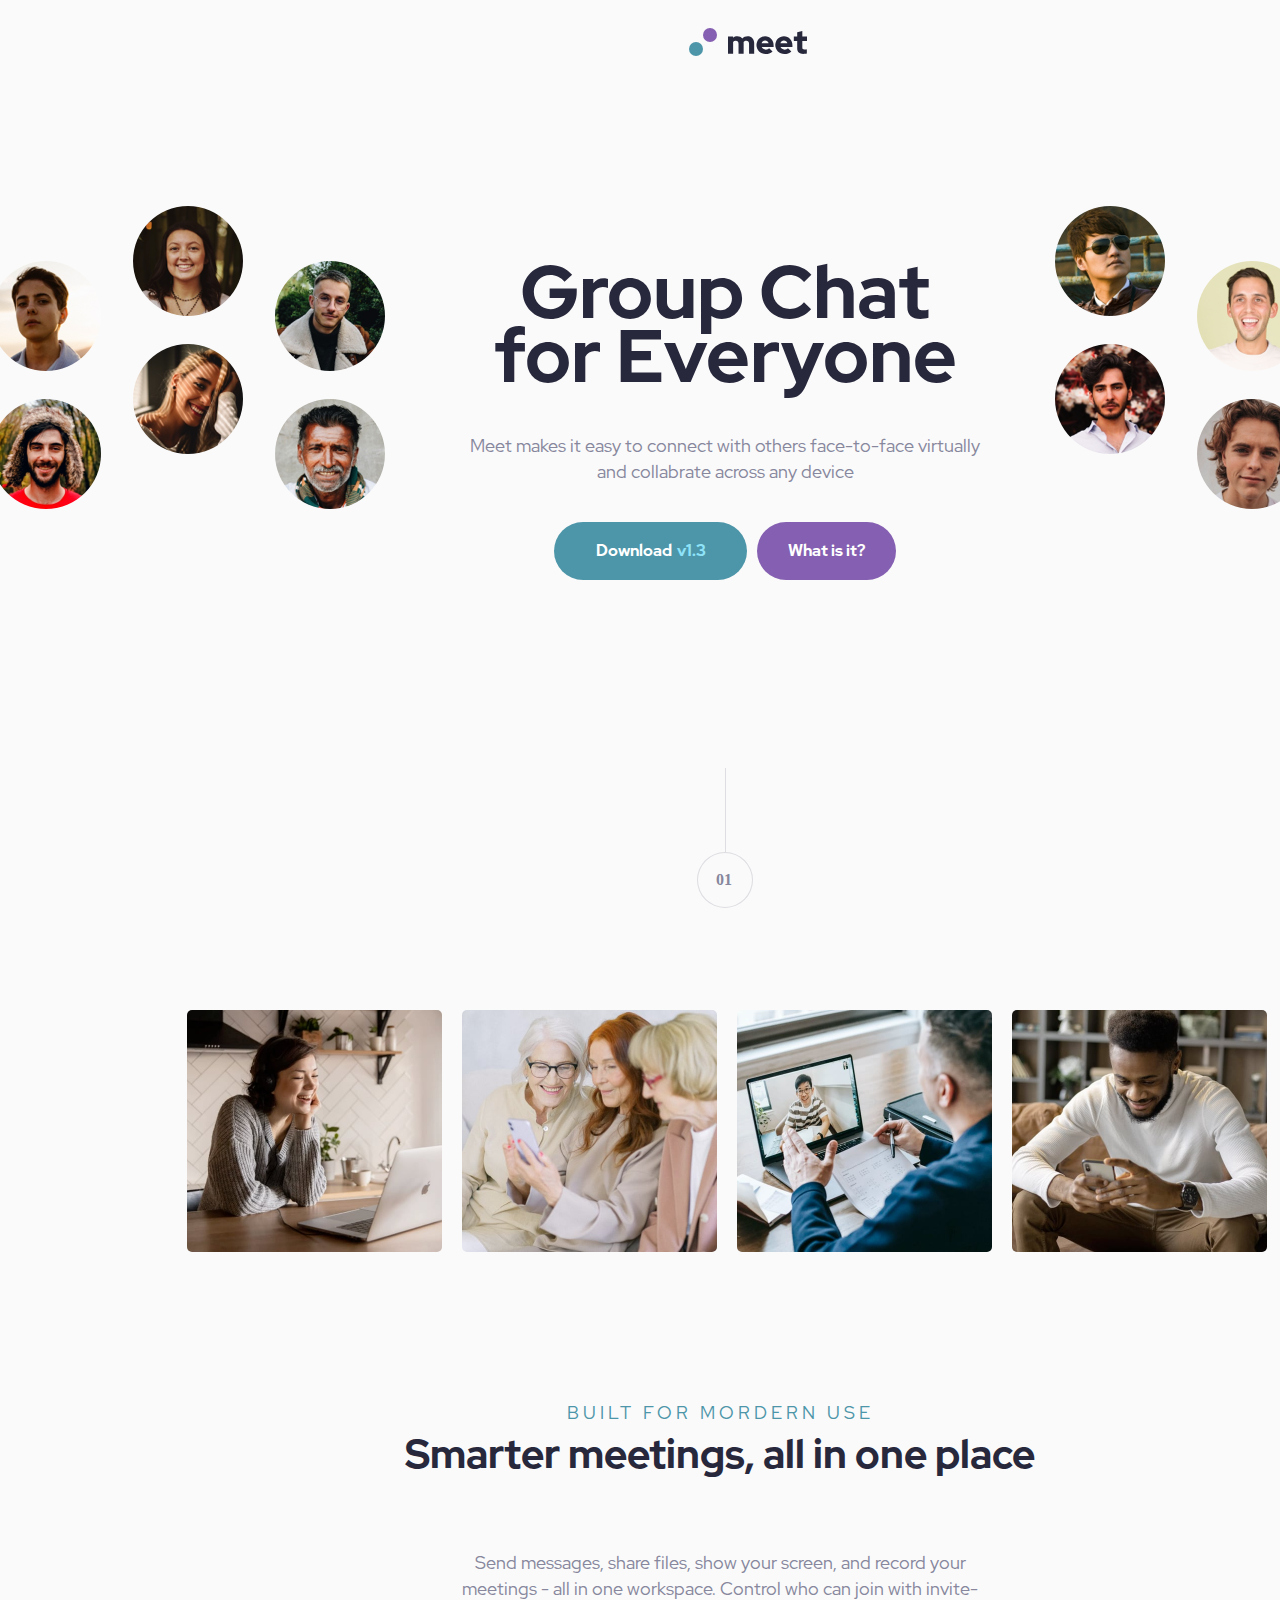
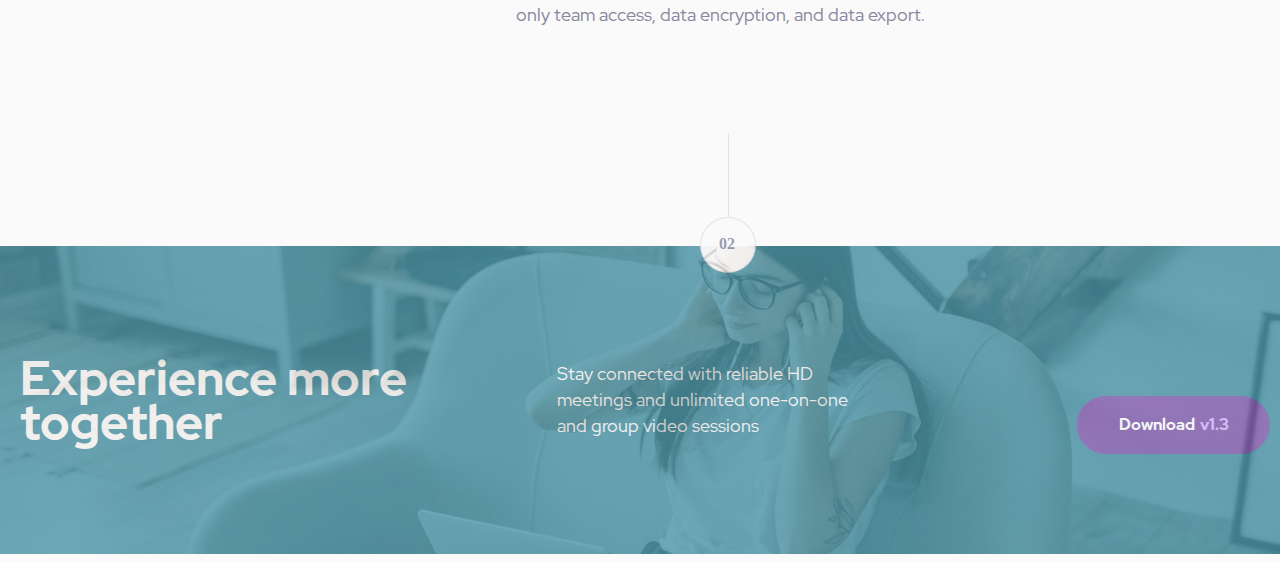
<file: index.html>
<!DOCTYPE html>
<html lang="en">
  <head>
    <meta charset="UTF-8">
    <meta name="viewport" content="width=device-width, initial-scale=1.0">
    <link rel="stylesheet" href="style.css" type="text/css">
    <link rel="icon" type="image/png" sizes="32x32" href="./assets/favicon-32x32.png">
    <title>Frontend Mentor | Meet landing page</title>
    <link rel="stylesheet" type="text/css" href="assets/red-hat-display-cufonfonts-webfont/style.css">
  </head>
  <body>
  <header class="logo-container">
    <div class="logo">
    </div>
  </header>
  <main class="main-container">
    <div class="hero-container">
      <div class="image-hero-left">
       
      </div>
      <div class="message-container">
        <div class="message1">
        <h3>Group Chat for Everyone</h3>
        <p class="mini-message">Meet makes it easy to connect with others face-to-face virtually and collabrate across any device</p>
      </div>
      <div class="first-button-container">
        <button class="button1" type="submit"> Download  <div id="version">v1.3</div> </button>
        <button class="button2" type="menu">What is it?</button>
      </div>
      <div class="step">
        <div class="path"></div>
        <div class="rectangle">
          <div class="number">01</div>
        </div>
      </div>
      </div>
      <div class="image-hero-right">
      </div>
    </div>
    <div class="image-slide-container">
      <img id="slide1" src="assets/desktop/image-woman-in-videocall.jpg" alt="videocall">
      <img id="slide2" src="assets/desktop/image-women-videochatting.jpg" alt="">
      <img id="slide3" src="assets/desktop/image-men-in-meeting.jpg" alt="">
      <img id="slide4" src="assets/desktop/image-man-texting.jpg" alt="">
    </div>
    <div class="message-container2">
      <div class="message2">
        <p>BUILT FOR MORDERN USE</p>
      </div>
      <div class="message3">
        <p>Smarter meetings, all  in one place</p>
      </div>
      <div class="message4">
        <p>
          Send messages, share files, show your screen, and record your meetings - all in one workspace. Control who can join with invite-only team access, data encryption, and data export.
        </p>
      </div>
      
    </div>
  </main>
      
  <footer class="footer-image">
    <div class="footer-container">
      <div class="step2">
        <div class="path"></div>
        <div class="rectangle">
          <div class="number">02</div>
        </div>
      </div>
      <p class="message5">Experience more <br> together</p>
      <p class="message6">
        Stay connected with reliable HD <br>meetings and unlimited one-on-one <br> and group video sessions
      </p>
      <button class="button3" type="submit">Download  <span id="version1">v1.3</span> </button>
    </div>
  </footer>
  </body>
</html>
</file>
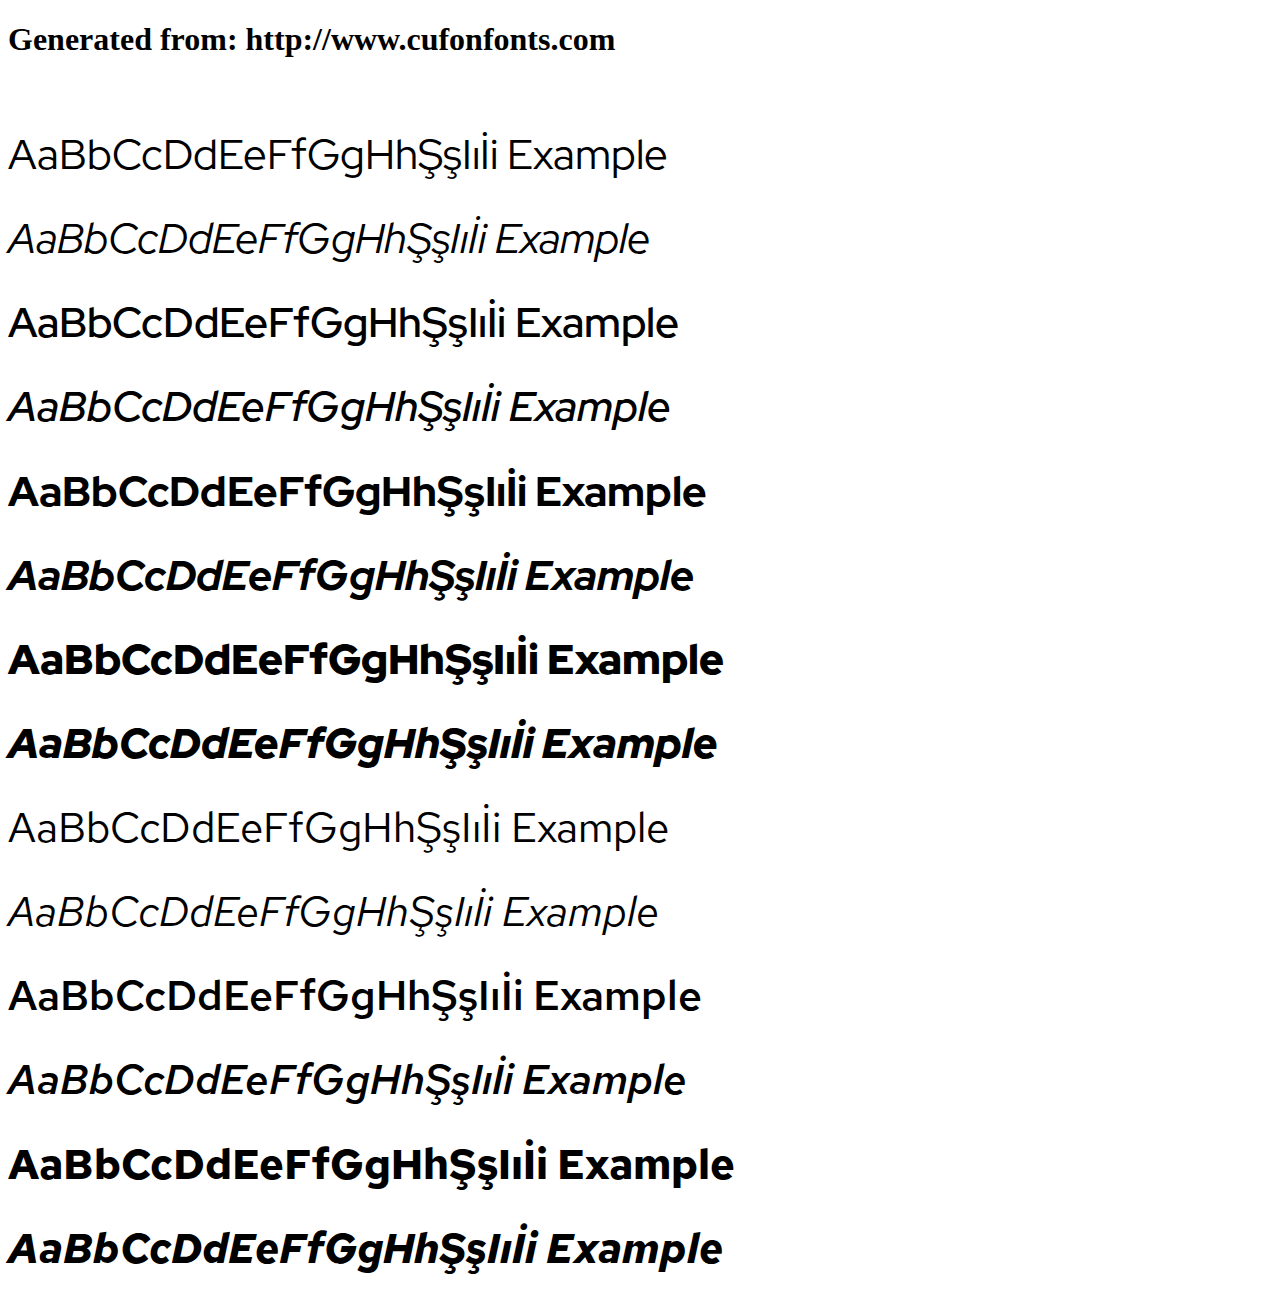
<file: assets/red-hat-display-cufonfonts-webfont/example.html>
<!DOCTYPE html>
<html xmlns="http://www.w3.org/1999/xhtml">
<head>
    <meta http-equiv="Content-Type" content="text/html; charset=utf-8"/>
    <link rel="stylesheet" type="text/css"
          href="style.css"/>
</head>

<body>

<h1>Generated from: http://www.cufonfonts.com</h1><br/>
<h1 style="font-family:'Red Hat Display Regular';font-weight:normal;font-size:42px">AaBbCcDdEeFfGgHhŞşIıİi Example</h1>
<h1 style="font-family:'Red Hat Display Italic';font-weight:normal;font-size:42px">AaBbCcDdEeFfGgHhŞşIıİi Example</h1>
<h1 style="font-family:'Red Hat Display Medium';font-weight:normal;font-size:42px">AaBbCcDdEeFfGgHhŞşIıİi Example</h1>
<h1 style="font-family:'Red Hat Display Medium Italic';font-weight:normal;font-size:42px">AaBbCcDdEeFfGgHhŞşIıİi Example</h1>
<h1 style="font-family:'Red Hat Display Bold';font-weight:normal;font-size:42px">AaBbCcDdEeFfGgHhŞşIıİi Example</h1>
<h1 style="font-family:'Red Hat Display Bold Italic';font-weight:normal;font-size:42px">AaBbCcDdEeFfGgHhŞşIıİi Example</h1>
<h1 style="font-family:'Red Hat Display Black';font-weight:normal;font-size:42px">AaBbCcDdEeFfGgHhŞşIıİi Example</h1>
<h1 style="font-family:'Red Hat Display Black Italic';font-weight:normal;font-size:42px">AaBbCcDdEeFfGgHhŞşIıİi Example</h1>
<h1 style="font-family:'Red Hat Text Regular';font-weight:normal;font-size:42px">AaBbCcDdEeFfGgHhŞşIıİi Example</h1>
<h1 style="font-family:'Red Hat Text Italic';font-weight:normal;font-size:42px">AaBbCcDdEeFfGgHhŞşIıİi Example</h1>
<h1 style="font-family:'Red Hat Text Medium';font-weight:normal;font-size:42px">AaBbCcDdEeFfGgHhŞşIıİi Example</h1>
<h1 style="font-family:'Red Hat Text Medium Italic';font-weight:normal;font-size:42px">AaBbCcDdEeFfGgHhŞşIıİi Example</h1>
<h1 style="font-family:'Red Hat Text Bold';font-weight:normal;font-size:42px">AaBbCcDdEeFfGgHhŞşIıİi Example</h1>
<h1 style="font-family:'Red Hat Text Bold Italic';font-weight:normal;font-size:42px">AaBbCcDdEeFfGgHhŞşIıİi Example</h1>


</body>
</html>
</file>
<file: style.css>
@media (max-width: 2880px) {
    html {
        display: flex;
        flex-direction: column;
        align-items: center;
        align-self: center;
        width: auto;
    }
    
    body {
        display: flex;
        flex-direction: column;
        background-color: #FAFAFA;
        font-family: 'Red Hat Display Regular';
        overflow-x: hidden;
        overflow-y: scroll;
        width: auto;
    }
    
    
    .main-container {
        display: flex;
        flex-direction: column;
        font-family: 'Red Hat Display Regular';
        width: auto;
    }
    
    .logo-container {
        display: flex;
        background: url(assets/logo.svg) 0 0 no-repeat;
        flex-direction: row;
        align-items: center;
        align-content: center;
        align-self: center;
        justify-content: center; 
        margin: 20px 0px 0px 50px;
        width: 212px;
        height: 28px;
    }
    
    .hero-container {
        display: flex;
        flex-direction: row;
        align-self: center;
        justify-items: center;
        align-content: center;
        margin: 150px 0px 0px 50px;
        column-gap: 180px;
    }
    .image-hero-left {
        display: flex;
        flex-direction: row;
        align-self: flex-start;
        background: url(assets/desktop/image-hero-left.png) 0 0 no-repeat;
        margin: 0px 0px 0px -10px;
        width: 394px;
        height: 303px;
    }
    
    .image-hero-right {
        display: flex;
        flex-direction: row;
        background: url(assets/desktop/image-hero-right.png) 0 0 no-repeat;
        margin: 30px 0px 0px 0px;
        width: 394px;
        height: 303px;
    }
    
    .message-container {
        display: flex;
        flex-direction: column;
        text-align: justify;
        align-self: center;
        justify-items: center;
        justify-content: center;
        align-items: center;
        align-content: center;
        font-family: 'Red Hat Display';
        width: 540px;
        height: 304px;
        top: 169px;
        margin: 80px 0px 0px 0px;
    }
    
    .message1 {
        display: flex;
        flex-direction: column;
        justify-content: center;
        align-items: center;
        align-content: center;
        justify-items: center;
        font-size: 40px;
        font-family: 'Red Hat Display Bold';
        font-style: normal;
        font-weight: 900px;
        font-size: 64px;
        line-height: 64px;
        text-align: center;
        color: #28283D;
        height: 150px;
        margin-top: 220px;
        width: 498px;
        height: 216px;
    
    }
    
    .mini-message {
        display: flex;
        font-family: 'Red Hat Display Regular';
        font-style: normal;
        font-weight: 500;
        font-size: 18px;
        line-height: 26px;
        text-align: center;
        width: 540px;
        height: 52px;
        color: #87879D;
        flex-direction: column;
        justify-items: center;
        align-items: center;
        margin-top: -30px;
    }
    
    .first-button-container {
        display: flex;
        flex-direction: row;
        margin-top: 30px;
        margin-bottom: 160px;
    }
    
    .button1 {
        display: flex;
        flex-direction: row;
        align-items: center;
        justify-content: center;
        column-gap: 5px;
        border-radius: 30px;
        border: 0px;
        width: 193px;
        height: 58px;
        top: 462px;
        color: #FFFFFF;
        background-color: #4D96A9;
        margin-top: 40px;
        font-family: 'Red Hat Display Bold';
        font-style: normal;
        font-weight: 900px;
        font-size: 16px;
        line-height: 26px;
    
    }
    
    .button1:hover {
        background-color: #8FE3F9;
        cursor: pointer;
    }
    
    .button2 {
        display: flex;
        flex-direction: row;
        justify-content: center;
        align-items: center;
        border-radius: 30px;
        border: 0px;
        width: 139px;
        height: 58px;
        margin-left: 10px;
        color: #FFFFFF;
        background-color: #855FB1;
        margin-top: 40px;
        font-family: 'Red Hat Display Bold';
        font-style: normal;
        font-weight: 900px;
        font-size: 16px;
        line-height: 26px;
    }
    
    .button2:hover {
        background-color: #D9B8FF;
        cursor: pointer;
    }
    
    #version {
        color: #8FE3F9;
        font-family: 'Red Hat Display Bold';
        font-style: normal;
        font-weight: 900;
        font-size: 16px;
        line-height: 26px;
    }
    
    #version1 {
        color: #D9B8FF;
        font-family: 'Red Hat Display Bold';
        font-weight: 900;
        font-size: 16px;
        line-height: 26px;
    }
    
    .step {
        position: absolute;
        display: flex;
        flex-direction: column;
        justify-content: center;
        width: 56px;
        height: 140px;
        flex-shrink: 0;
        background-color: #87879D 25%;
        color: #FAFAFA;
        margin: 350px 0px 0px 0px;
    }
    
    .path {
        display: flex;
        flex-direction: column;
        flex-shrink: 0;
        border-left: 1px solid #87879D;
        opacity: 0.25;
        height: 84px;
        align-self: center;
        align-items: center;
        margin-top: 450px;
        
    }
    
    .rectangle {
        display: flex;
        flex-direction: column;
        width: 56px;
        height: 56px;
        flex-shrink: 0;
        align-items: center;
        box-sizing: border-box;
        border-radius: 29px;
        border: 1px solid rgba(135, 135, 157, 0.25);
        background: #FAFAFA;
    }
    
    .number {
        display: flex;
        width: 18px;
        flex-direction: column;
        flex-shrink: 0;
        background: #FAFAFA;
        color: #87879D;
        font-size: 16px;
        font-family: 'Red Hat Display';
        font-weight: 900;
        line-height: 26px;
        margin-top: 25%;
    }
    
    
    
    .image-slide-container {
        display: flex;
        flex-direction: row;
        column-gap: 30px;
        align-items: center;
        align-self: center;
        align-content: center;
        margin-top: 400px;
        margin-left: 2%;
    }
    
    #slide1 {
        display: flex;
        flex-direction: row;
        width: 255px;
        height: 242px;
        border-radius: 5px;
    }
     
    #slide2 {
        display: flex;
        flex-direction: row;
        width: 255px;
        height: 242px;
        border-radius: 5px;
    }
    
    #slide3 {
        display: flex;
        flex-direction: row;
        width: 255px;
        height: 242px;
        border-radius: 5px;
    }
    
    #slide4 {
        display: flex;
        flex-direction: row;
        width: 255px;
        height: 242px;
        border-radius: 5px;
    }
    
    .message-container2 {
        display: flex;
        flex-direction: column;
        align-items: center;
        align-self: center;
        justify-content: center; 
        text-align: center;
        margin: 50px 0px 0px 0px;
        border-radius: 5px;
    
    }
    
    .message2 {
        display: flex;
        color: #4D96A9;
        margin-top: 80px;
        text-align: center;
        font-family: 'Red Hat Display Regular';
        font-style: normal;
        font-weight: 900px;
        line-height: 26px;
        letter-spacing: 4px;
        text-transform: uppercase;
        font-size: 18px;
        height: 0px;
    }
    
    .message3 {
        display: flex;
        font-family: 'Red Hat Display Bold';
        font-style: normal;
        font-weight: 900;
        font-size: 40px;
        line-height: 44px;
        /* or 110% */
    
        text-align: center;
    
        color: #28283D;
        height: 50px;
        margin-top: 10px;
        margin-bottom: 60px;
    
    }
    
    .message4 {
        display: flex;
        font-family: 'Red Hat Display Regular';
       font-style: normal;
        font-weight: 500;
        font-size: 18px;
        line-height: 26px;
        text-align: center;
        color: #87879D;
        flex-direction: column;
        justify-items: center;
        align-items: center;
        margin-top: 30px;
        margin-bottom: 50px;
        width: 540px;
    }
    .step2 {
        position: absolute;
        display: flex;
        flex-direction: column;
        justify-content: center;
        width: 56px;
        height: 140px;
        flex-shrink: 0;
        background-color: #87879D 25%;
        color: #FAFAFA;
        margin: -845px 0px 0px 700px; 
        mix-blend-mode: normal;
    }
    
    .footer-image {
        display: flex;
        justify-content: center;
        align-content: center;
        background: url(assets/desktop/image-footer.jpg)0 0 no-repeat;
        background-size: cover;
        align-self: center;
        width: auto;
        height: 308px;
        margin: 210px 0px 0px 0px;
    }
        
    
    
    .footer-container {
        display: flex;
        flex-direction: row;
        align-items: center;
        align-self: center;
        justify-items: center;
        background: #4D96A9;
        mix-blend-mode: normal;
        opacity: 0.8;
        width: 1440px;
        height: 308px;
        column-gap: 120px;
    }
    
    
    .message5 {
        display: flex;
        flex-direction: row;
        align-items: center;
        font-family: 'Red Hat Display Bold';
        font-weight: 900;
        font-size: 48px;
        line-height: 44px;
        color: #FAFAFA;
        mix-blend-mode: unset;
        margin: 0px 0px 0px 120px;
    
    }
    
    .message6 {
        display: flex;
        flex-direction: row;
        align-items: center;
        align-self: center;
        text-align: justify;
        font-family: 'Red Hat Display Regular';
        font-style: normal;
        font-weight: 500;
        font-size: 18px;
        line-height: 26px;
        color: #FAFAFA;
        width: 360px;
    }
    
    .button3 {
        display: flex;
        flex-direction: row;
        align-items: center;
        justify-items: center;
        justify-content: center;
        column-gap: 5px;
        border-radius: 29px;
        border: 0px;
        width: 193px;
        height: 58px;
        font-family: 'Red Hat Display Bold';
        font-weight: 900;
        font-size: 16px;
        line-height: 26px;
        margin-left: 10px;
        color: #FFFFFF;
        background-color: #855FB1;
        margin-top: 50px;
       
    }
    
    .button3:hover {
        background-color: #B188DD;
        font-family: 'Red Hat Display Bold';
        font-weight: 900;
        font-size: 16px;
        line-height: 26px;
        cursor: pointer;
    }  
}


    

/*Desktop screen*/
@media (max-width: 1440px) {
    html {
        display: flex;
        flex-direction: column;
        width: 1440px;
    }

    body {
        display: flex;
        flex-direction: column;
        background-color: #FAFAFA;
        font-family: 'Red Hat Display Regular';
        overflow-x: hidden;
        overflow-y: scroll;
        width: 1440px;
    }

  
    .main-container {
        display: flex;
        flex-direction: column;
        font-family: 'Red Hat Display Regular';
        width: 1440px;
    }

    .logo-container {
        display: flex;
        background: url(assets/logo.svg) 0 0 no-repeat;
        flex-direction: row;
        align-items: center;
        align-content: center;
        align-self: center;
        justify-content: center; 
        margin: 20px 0px 0px 150px;
        width: 212px;
        height: 28px;
    }
    
    .hero-container {
        display: flex;
        flex-direction: row;
        align-self: center;
        justify-items: center;
        align-content: center;
        margin: 150px 0px 0px 0px;
        column-gap: 20px;
    }
    .image-hero-left {
        display: flex;
        flex-direction: row;
        align-self: flex-start;
        background: url(assets/desktop/image-hero-left.png) 0 0 no-repeat;
        margin: 0px 30px 0px -30px;
        width: 394px;
        height: 303px;
        
    }
    
    .image-hero-right {
        display: flex;
        flex-direction: row;
        background: url(assets/desktop/image-hero-right.png) 0 0 no-repeat;
        margin: 0px -30px 0px 40px;
        width: 394px;
        height: 303px;
    }
    
    .message-container {
        display: flex;
        flex-direction: column;
        text-align: justify;
        align-self: center;
        justify-items: center;
        justify-content: center;
        align-items: center;
        align-content: center;
        font-family: 'Red Hat Display';
        width: 540px;
        height: 304px;
        top: 169px;
        margin-left: 20px;
    }
    
    .message1 {
        display: flex;
        flex-direction: column;
        justify-content: center;
        align-items: center;
        align-content: center;
        justify-items: center;
        font-size: 40px;
        font-family: 'Red Hat Display Bold';
        font-style: normal;
        font-weight: 900px;
        font-size: 64px;
        line-height: 64px;
        text-align: center;
        color: #28283D;
        height: 150px;
        margin-top: 100px;
        width: 498px;
        height: 216px;
    
    }
    
    .mini-message {
        display: flex;
        font-family: 'Red Hat Display Regular';
        font-style: normal;
        font-weight: 500;
        font-size: 18px;
        line-height: 26px;
        text-align: center;
        width: 540px;
        height: 52px;
        color: #87879D;
        flex-direction: column;
        justify-items: center;
        align-items: center;
        margin-top: -30px;
    }
    
    .first-button-container {
        display: flex;
        flex-direction: row;
        margin-top: 30px;
    }
    
    .button1 {
        display: flex;
        flex-direction: row;
        align-items: center;
        justify-content: center;
        column-gap: 5px;
        border-radius: 30px;
        border: 0px;
        width: 193px;
        height: 58px;
        top: 462px;
        color: #FFFFFF;
        background-color: #4D96A9;
        margin-top: 40px;
        font-family: 'Red Hat Display Bold';
        font-style: normal;
        font-weight: 900px;
        font-size: 16px;
        line-height: 26px;
    
    }
    
    .button1:hover {
        background-color: #8FE3F9;
        cursor: pointer;
    }
    
    .button2 {
        display: flex;
        flex-direction: row;
        justify-content: center;
        align-items: center;
        border-radius: 30px;
        border: 0px;
        width: 139px;
        height: 58px;
        margin-left: 10px;
        color: #FFFFFF;
        background-color: #855FB1;
        margin-top: 40px;
        font-family: 'Red Hat Display Bold';
        font-style: normal;
        font-weight: 900px;
        font-size: 16px;
        line-height: 26px;
    }
    
    .button2:hover {
        background-color: #D9B8FF;
        cursor: pointer;
    }
    
    #version {
        color: #8FE3F9;
        font-family: 'Red Hat Display Bold';
        font-style: normal;
        font-weight: 900;
        font-size: 16px;
        line-height: 26px;
    }

    #version1 {
        color: #D9B8FF;
        font-family: 'Red Hat Display Bold';
        font-weight: 900;
        font-size: 16px;
        line-height: 26px;
    }
    
    .image-slide-container {
        display: flex;
        flex-direction: row;
        column-gap: 20px;
        align-items: center;
        align-self: center;
        justify-items: center;
        justify-content: center;
        align-content: center;
        margin-top: 420px;
        margin-left: 1%;
    }
    
    #slide1 {
        display: flex;
        flex-direction: row;
        width: 255px;
        height: 242px;
        border-radius: 5px;
    }
     
    #slide2 {
        display: flex;
        flex-direction: row;
        width: 255px;
        height: 242px;
        border-radius: 5px;
    }
    
    #slide3 {
        display: flex;
        flex-direction: row;
        width: 255px;
        height: 242px;
        border-radius: 5px;
    }
    
    #slide4 {
        display: flex;
        flex-direction: row;
        width: 255px;
        height: 242px;
        border-radius: 5px;
    }
    
    .message-container2 {
        display: flex;
        flex-direction: column;
        align-items: center;
        align-self: center;
        justify-content: center; 
        text-align: center;
        margin: 50px 0px 0px 0px;
        border-radius: 5px;
    
    }
    
    .message2 {
        display: flex;
        color: #4D96A9;
        margin-top: 80px;
        text-align: center;
        font-family: 'Red Hat Display Regular';
        font-style: normal;
        font-weight: 900px;
        line-height: 26px;
        letter-spacing: 4px;
        text-transform: uppercase;
        font-size: 18px;
        height: 0px;
    }
    
    .message3 {
        display: flex;
        font-family: 'Red Hat Display Bold';
        font-style: normal;
        font-weight: 900;
        font-size: 40px;
        line-height: 44px;
        /* or 110% */

        text-align: center;

        color: #28283D;
        height: 50px;
        margin-top: 10px;
        margin-bottom: 60px;
    
    }
    
    .message4 {
        display: flex;
        font-family: 'Red Hat Display Regular';
       font-style: normal;
        font-weight: 500;
        font-size: 18px;
        line-height: 26px;
        text-align: center;
        color: #87879D;
        flex-direction: column;
        justify-items: center;
        align-items: center;
        margin-top: 30px;
        width: 540px;
        
    }
    
    .footer-image {
        display: flex;
        justify-content: center;
        align-content: center;
        background: url(assets/desktop/image-footer.jpg)0 0 no-repeat;
        align-self: center;
        width: 1440px;
        height: 308px;
        margin: 150px 0px 0px 0px;
    }
        
    
    
    .footer-container {
        display: flex;
        flex-direction: row;
        align-items: center;
        align-self: center;
        justify-items: center;
        background: #4D96A9;
        mix-blend-mode: normal;
        opacity: 0.8;
        width: 1440px;
        height: 308px;
        column-gap: 150px;
        
    }

    
    
    .message5 {
        display: flex;
        flex-direction: row;
        align-items: center;
        font-family: 'Red Hat Display Bold';
        font-weight: 900;
        font-size: 48px;
        line-height: 44px;
        color: #FAFAFA;
        mix-blend-mode: unset;
        margin: 0px 0px 0px 20px;
    
    }
    
    .message6 {
        display: flex;
        flex-direction: row;
        align-items: center;
        align-self: center;
        text-align: justify;
        font-family: 'Red Hat Display Regular';
        font-style: normal;
        font-weight: 500;
        font-size: 18px;
        line-height: 26px;
        color: #FAFAFA;
        width: 360px;
    }
    
    .button3 {
        display: flex;
        flex-direction: row;
        align-items: center;
        justify-items: center;
        justify-content: center;
        column-gap: 5px;
        border-radius: 29px;
        border: 0px;
        width: 193px;
        height: 58px;
        font-family: 'Red Hat Display Bold';
        font-weight: 900;
        font-size: 16px;
        line-height: 26px;
        margin-left: 10px;
        color: #FFFFFF;
        background-color: #855FB1;
        margin-top: 50px;
       
    }
    
    .button3:hover {
        background-color: #B188DD;
        font-family: 'Red Hat Display Bold';
        font-weight: 900;
        font-size: 16px;
        line-height: 26px;
        cursor: pointer;
    }


}


@media (max-width: 1080px) {
    html{
        display: flex;
        flex-direction: column;
        width: 1080px;
    }
    body {
    display: flex;
    flex-direction: column;
    background-color: #FAFAFA;
    font-family: 'Red Hat Display Regular';
    overflow-x: hidden;
    overflow-y: scroll;
    width: 1080px;
}
    
    .main-container {
        display: flex;
        flex-direction: column;
        font-family: 'Red Hat Display Regular';
        width: 1080px;
        margin: 0px0px 0px 0px;
    }
    
    .logo-container{
        display: flex;
        flex-direction: column;
        background: url(assets/logo.svg) 0 0 no-repeat;
        align-self: center;
        align-items: center;
        align-content: center;
        justify-items: center;
        justify-self: center;
        margin: 50px 0px 0px 0px;
        width: 150px;
        height: 50px;
    }

    .logo {
        display: flex;
        background: url(assets/logo.svg) 0 0 no-repeat;
        flex-direction: column;
        align-items: center;
        align-content: center;
        align-self: center;
        justify-content: center; 
        
    }
    
    .hero-container {
        display: flex;
        flex-direction: row;
        column-gap: 15px;
        justify-items: center;
        align-content: center;
        align-self: center;
        align-items: center;
        column-gap: 10px;
        width: 1080px;
        height: 341.3px;
        margin-left: 50px 0px 0px 0px;
    }
    
    .image-hero-left {
        display: flex;
        flex-direction: row;
        background: url(assets/desktop/image-hero-left.png) 0 0 no-repeat;
        background-size: 360px;
        justify-items: center;
        align-content: center;
        align-self: center;
        align-items: center;
        width: 360px;
        height: 303px;
        margin: 40px 0px 0px -40px;
        
    }
    
    .image-hero-right {
        display: flex;
        flex-direction: row;
        background: url(assets/desktop/image-hero-right.png) 0 0 no-repeat;
        background-size: 360px;
        justify-items: center;
        align-content: center;
        align-self: center;
        align-items: center;
        width: 360px;
        height: 303px;
        margin: 120px -60px 0px 0px;
        
    }
    
    .message-container {
        display: flex;
        flex-direction: column;
        text-align: justify;
        justify-items: center;
        justify-content: center;
        align-items: center;
        align-content: center;
        font-family: 'Red Hat Display';
        width: 400px;
        height: 304px;
        column-gap: 20px;
        margin: 120px 0px 0px 0px ;
    }
    
    .message1 {
        display: flex;
        flex-direction: column;
        justify-content: center;
        align-items: center;
        align-content: center;
        justify-items: center;
        font-size: 40px;
        font-family: 'Red Hat Display Bold';
        font-style: normal;
        font-weight: 900px;
        font-size: 55px;
        line-height: 64px;
        text-align: center;
        color: #28283D;
        margin-top: 310px;
        width: 400px;
        background-size: 200px;
        height: 128px;
    
    }
    
    .mini-message {
        display: flex;
        font-family: 'Red Hat Display Regular';
        font-style: normal;
        font-weight: 500;
        font-size: 20px;
        line-height: 26px;
        text-align: center;
        color: #87879D;
        flex-direction: column;
        justify-items: center;
        align-items: center;
        margin-top: -30px;
        width: 341.3px;
    }
    
    .first-button-container {
        display: flex;
        flex-direction: row;
        margin-top: 80px;
    }
    
    .button1 {
        display: flex;
        flex-direction: row;
        align-items: center;
        justify-content: center;
        column-gap: 5px;
        border-radius: 30px;
        border: 0px;
        width: 193px;
        height: 58px;
        top: 462px;
        color: #FFFFFF;
        background-color: #4D96A9;
        margin-top: 40px;
        font-family: 'Red Hat Display Bold';
        font-style: normal;
        font-weight: 900px;
        font-size: 16px;
        line-height: 26px;
    
    }
    
    .button1:hover {
        background-color: #8FE3F9;
        cursor: pointer;
    }
    
    .button2 {
        display: flex;
        flex-direction: row;
        justify-content: center;
        align-items: center;
        border-radius: 30px;
        border: 0px;
        width: 139px;
        height: 58px;
        margin-left: 10px;
        color: #FFFFFF;
        background-color: #855FB1;
        margin-top: 40px;
        font-family: 'Red Hat Display Bold';
        font-style: normal;
        font-weight: 900px;
        font-size: 16px;
        line-height: 26px;
    }
    
    .button2:hover {
        background-color: #D9B8FF;
        cursor: pointer;
    }
    
    #version {
        color: #8FE3F9;
        font-family: 'Red Hat Display Bold';
        font-style: normal;
        font-weight: 900;
        font-size: 16px;
        line-height: 26px;
    }

    #version1 {
        color: #D9B8FF;
        font-family: 'Red Hat Display Bold';
        font-style: normal;
        font-weight: 900;
        font-size: 16px;
        line-height: 26px;
    }
    

    .step {
        position: absolute;
        display: flex;
        flex-direction: column;
        justify-content: center;
        width: 56px;
        height: 140px;
        flex-shrink: 0;
        background-color: #87879D 25%;
        color: #FAFAFA;
        margin: 350px 0px 0px 0px;
    }
    
    .path {
        display: flex;
        flex-direction: column;
        flex-shrink: 0;
        border-left: 1px solid #87879D;
        opacity: 0.25;
        height: 84px;
        align-self: center;
        align-items: center;
        margin-top: 450px;
        
    }
    
    .rectangle {
        display: flex;
        flex-direction: column;
        width: 56px;
        height: 56px;
        flex-shrink: 0;
        align-items: center;
        box-sizing: border-box;
        border-radius: 29px;
        border: 1px solid rgba(135, 135, 157, 0.25);
        background: #FAFAFA;
    }
    
    .number {
        display: flex;
        width: 18px;
        flex-direction: column;
        flex-shrink: 0;
        background: #FAFAFA;
        color: #87879D;
        font-size: 16px;
        font-family: 'Red Hat Display normal';
        font-weight: 900;
        line-height: 26px;
        margin-top: 25%;
    }
    
    .image-slide-container {
        display: flex;
        flex-direction: row;
        column-gap: 20px;
        align-items: center;
        align-self: center;
        justify-items: center;
        justify-content: center;
        align-content: center;
        margin:  450px 0px 0px;
        width: 100%;
        height: 100%;
    }
    
    #slide1 {
        display: flex;
        flex-direction: row;
        width: 255px;
        height: 242px;
        border-radius: 5px;
    }
     
    #slide2 {
        display: flex;
        flex-direction: row;
        width: 255px;
        height: 242px;
        border-radius: 5px;
    }
    
    #slide3 {
        display: flex;
        flex-direction: row;
        width: 255px;
        height: 242px;
        border-radius: 5px;
    }
    
    #slide4 {
        display: flex;
        flex-direction: row;
        width: 255px;
        height: 242px;
        border-radius: 5px;
    }
    
    .message-container2 {
        display: flex;
        flex-direction: column;
        align-items: center;
        align-content: center;
        align-self: center;
        justify-content: center; 
        text-align: center;
        margin: 80px 0px 0px 0px;
        border-radius: 5px;
    
    }
    
    .message2 {
        display: flex;
        color: #4D96A9;
        margin: 40px 0px 50px 0px;
        text-align: center;
        font-family: 'Red Hat Display Bold';
        font-style: normal;
        font-weight: 900px;
        line-height: 26px;
        letter-spacing: 4px;
        text-transform: uppercase;
        font-size: 20px;
    }
    
    .message3 {
        display: flex;
        font-family: 'Red Hat Display Bold';
        font-style: normal;
        font-weight: 900;
        font-size: 40px;
        line-height: 44px;
        /* or 110% */

        text-align: center;
        margin-top: -40px;
        color: #28283D;
    
    }
    
    .message4 {
        display: flex;
        font-family: 'Red Hat Display Regular';
        font-style: normal;
        font-weight: 500;
        font-size: 20px;
        line-height: 26px;
        text-align: center;
        color: #87879D;
        flex-direction: column;
        justify-items: center;
        align-items: center;
        margin-top: -30px;
        width: 540px;
        
    }
    
    .footer-image {
        display: flex;
        justify-content: center;
        align-content: center;
        background: url(assets/desktop/image-footer.jpg)0 0 no-repeat;
        background-size: 1080px;
        margin-top: 150px;
        width: 1080px;

       

    }
        
    
    
    .footer-container {
        display: flex;
        flex-direction: row;
        align-items: center;
        align-self: center;
        justify-items: center;
        background: #4D96A9;
        mix-blend-mode: normal;
        width: 1080px;
        opacity: 0.8;
        column-gap: 60px;
        height: 240px;
        margin-top: -80px;
        
    }

    .step2 {
        display: flex;
        position: absolute;
        margin-top: -770px;
        margin-left: 50%;
    }
    
    
    .message5 {
        display: flex;
        flex-direction: row;
        align-items: center;
        margin-left: 50px;
        font-family: 'Red Hat Display Bold';
        font-weight: 900;
        font-size: 40px;
        line-height: 44px;
        color: #FAFAFA;
        mix-blend-mode: unset;
    
    }
    
    .message6 {
        display: flex;
        flex-direction: row;
        align-items: center;
        align-self: center;
        font-family: 'Red Hat Display Regular';
        font-weight: 500;
        font-size: 18px;
        text-align: justify;
        line-height: 26px;
        color: #FAFAFA;
        width: 360px;
    }
    
    .button3 {
        display: flex;
        flex-direction: row;
        align-items: center;
        justify-items: center;
        justify-content: center;
        column-gap: 5px;
        border-radius: 29px;
        border: 0px;
        width: 193px;
        height: 58px;
        font-family: 'Red Hat Display Bold';
        font-weight: 900;
        font-size: 16px;
        line-height: 26px;
        color: #FFFFFF;
        background-color: #855FB1;
        margin-top: 50px;
       
    }
    
    .button3:hover {
        background-color: #B188DD;
        font-family: 'Red Hat Display Bold';
        font-weight: 900;
        font-size: 16px;
        line-height: 26px;
        cursor: pointer;
    }


}

/*Tablet screen*/
@media (max-width: 768px) {
    html {
        display: flex;
        flex-direction: column;
        width: 768px;
    }
    body {
        display: flex;
        flex-direction: column;
        background: #FAFAFA;
        overflow-x: hidden;
        overflow-y: scroll;
        width: 768px;
    }
    
    .logo-container {
        display: flex;
        background: url(assets/logo.svg) 0 0 no-repeat;
        align-self: center;
        align-items: center;
        justify-items: center;
        margin: 40px 0px 60px 30px;
        width: 150px;
     }

    .logo {
        display: flex;
        flex-direction: column;
        align-self: center;
        align-items: center;
        align-content: center;
        justify-items: center;
        height: 28px;
        margin-bottom: 50px;
        
    }

    .main-container {
        display: flex;
        flex-direction: column;
        align-items: center;
        align-content: center;
        align-self: center;
        justify-items: center;
        width: 768px;

    }

    .hero-container {
        display: flex;
        flex-direction: column;
        background: url(assets/tablet/image-hero.png) 0 0 no-repeat;
        align-self: center;
        align-items: center;
        align-content: center;
        justify-items: center;
        margin: 40px 0px 80px -20px;
        width: 798px;
    }

    .image-hero-left {
        display: none;
    }

    .image-hero-right {
        display: none;
    }

    .message-container {
        display: flex;
        flex-direction: column;
        align-self: center;
        align-items: center;
        align-content: center;
        justify-items: center;
        margin: 440px 0px 0px 0px;
        width: 457px;
        height: 262px;
    }

    .message1 {
        display: flex;
        flex-direction: column;
        align-items: center;
        align-content: center;
        justify-items: center;
        justify-content: center;
        font-family: 'Red Hat Display Bold';
        font-style: normal;
        font-weight: 900;
        font-size: 48px;
        line-height: 48px;
        /* or 100% */

        text-align: center;
        color: #28283D;
        width: 350px;
        height: 96px;
    }

    

    .mini-message {
        display: flex;
        font-family: 'Red Hat Display Regular';
        font-style: normal;
        font-weight: 500;
        font-size: 18px;
        line-height: 26px;
        /* or 162% */

        text-align: center;
        width: 457px;
        height: 52px;
        color: #87879D;
    }

    .first-button-container {
        display: flex;
        flex-direction: row;
        margin-top: 50px;
    }
    
    .button1 {
        display: flex;
        flex-direction: row;
        align-items: center;
        justify-content: center;
        column-gap: 5px;
        border-radius: 30px;
        border: 0px;
        width: 193px;
        height: 58px;
        top: 462px;
        color: #FFFFFF;
        background-color: #4D96A9;
        font-family: 'Red Hat Display Bold';
        font-style: normal;
        font-weight: 900px;
        font-size: 16px;
        line-height: 26px;
    
    }
    
    .button1:hover {
        background-color: #8FE3F9;
        cursor: pointer;
    }
    
    .button2 {
        display: flex;
        flex-direction: row;
        justify-content: center;
        align-items: center;
        border-radius: 30px;
        border: 0px;
        width: 139px;
        height: 58px;
        margin-left: 10px;
        color: #FFFFFF;
        background-color: #855FB1;
        font-family: 'Red Hat Display Bold';
        font-style: normal;
        font-weight: 900px;
        font-size: 16px;
        line-height: 26px;
    }
    
    .button2:hover {
        background-color: #D9B8FF;
        cursor: pointer;
    }
    
    #version {
        color: #8FE3F9;
        font-family: 'Red Hat Display Bold';
        font-weight: 900;
        font-size: 16px;
        line-height: 26px;
    }

    #version1 {
        color: #D9B8FF;
        font-family: 'Red Hat Display Bold';
        font-weight: 900;
        font-size: 16px;
        line-height: 26px;
    }

    .step {
        position: absolute;
        display: flex;
        flex-direction: column;
        justify-content: center;
        width: 56px;
        height: 140px;
        flex-shrink: 0;
        background-color: #87879D 25%;
        color: #FAFAFA;
        margin: 250px 0px 0px 0px;
    }
    
    .path {
        display: flex;
        flex-direction: column;
        flex-shrink: 0;
        border-left: 1px solid #87879D;
        opacity: 0.25;
        height: 84px;
        align-self: center;
        align-items: center;
        margin-top: 450px;
        
    }
    
    .rectangle {
        display: flex;
        flex-direction: column;
        width: 56px;
        height: 56px;
        flex-shrink: 0;
        align-items: center;
        box-sizing: border-box;
        border-radius: 29px;
        border: 1px solid rgba(135, 135, 157, 0.25);
        background: #FAFAFA;
    }
    
    .number {
        display: flex;
        width: 18px;
        flex-direction: column;
        flex-shrink: 0;
        background: #FAFAFA;
        color: #87879D;
        font-size: 16px;
        font-family: 'Red Hat Display normal';
        font-weight: 900;
        line-height: 26px;
        margin-top: 25%;
    }
  
    
    .image-slide-container {
        display: flex;
        flex-direction: row;
        align-items: center;
        align-content: center;
        justify-items: center;
        column-gap: 11px;
        margin: 650px 0px 0px 0px;
        width: 689px;
        height: 156px;
    }

    #slide1 {
        display: flex;
        flex-direction: row;
        align-items: center;
        width: 164px;
        height: 156px;
        border-radius: 5px;
    }
     
    #slide2 {
        display: flex;
        flex-direction: row;
        width: 164px;
        height: 156px;
        border-radius: 5px;
    }
    
    #slide3 {
        display: flex;
        flex-direction: row;
        width: 164px;
        height: 156px;
        border-radius: 5px;
    }
    
    #slide4 {
        display: flex;
        flex-direction: row;
        width: 164px;
        height: 156px;
        border-radius: 5px;
    }

    .message-container2 {
        display: flex;
        font-family: 'Red Hat Dispaly';
        flex-direction: column;
        text-align: center;
        align-content: center;
        align-items: center;
        align-content: center;
        justify-items: center;
        width: 573px;
        height: 240px;
    }

    .message2 {
        display: flex;
        flex-direction: column;
        color: #4D96A9;
        text-align: center;
        align-content: center;
        align-items: center;
        align-content: center;
        
        font-family: 'Red Hat Display normal';
        font-weight: 900px;
        line-height: 26px;
        letter-spacing: 4px;
        text-transform: uppercase;
        font-size: 16px;
        margin: -20px 0px 30px 0px;
    }
    
    .message3 {
        display: flex;
        font-family: 'Red Hat Display Bold';
        font-style: normal;
        text-align: center;
        align-content: center;
        align-items: center;
        align-content: center;
        justify-items: center;
        font-weight: 900;
        font-size: 40px;
        line-height: 44px;
        /* or 110% */

        color: #28283D;
        width: 440px;
        height: 88px;
        margin: 10px 0px 0px 0px;
    }
    
    .message4 {
        display: flex;
        font-family: 'Red Hat Display Regular';
        font-style: normal;
        font-weight: 500;
        font-size: 16px;
        line-height: 26px;
        text-align: center;
        align-content: center;
        align-items: center;
        align-content: center;
        justify-items: center;
        color: #87879D;
        flex-direction: column;
        width: 573px;
        height: 78px;
        margin: 15px;

       
    }

    .step2 {
        display: flex;
        position: absolute;
        margin-top: -970px;
        margin-left: 0%;
    }

    .footer-image {
        display: flex;
        flex-direction: column;
        background: url(assets/tablet/image-footer.jpg) ;
        margin-top: 200px;
        width: 768px;
        height: 428px;
        align-self: center;
        align-items: center;
        align-content: center;
        justify-items: center;
        margin-left: 0px;
    }

    .footer-container {
        display: flex;
        flex-direction: column;
        width: 768px;
        height: 428px;
        align-items: center;
        align-content: center;
        justify-content: center;
        justify-items: center;
        margin-top: 0.1%;

        
    }

    .message5 {
        display: flex;
        flex-direction: row;
        text-align: center;
        align-content: center;
        align-items: center;
        align-self: center;
        justify-items: center;
        margin-right: 120px;
        font-family: 'Red Hat Display Bold';
        font-weight: 900;
        font-size: 40px;
        line-height: 36px;
        /* or 112% */
        
        text-align: center;
        margin: 0px 0px 0px 0px;
        
        color: #FAFAFA;
        
    }

    .message6 {
        display: flex;
        flex-direction: row;
        text-align: center;
        align-content: center;
        align-items: center;
        align-content: center;
        justify-items: center;
        margin: 50px 0px 0px 0px;
        font-family: 'Red Hat Display Regular';
        font-weight: 500;
        font-size: 18px;
        line-height: 26px;
        /* or 144% */

        text-align: center;
        color: #FAFAFA;

    }

    .button3 {
        display: flex;
        align-content: center;
        align-items: center;
        align-content: center;
        justify-items: center;
        margin: 80px 0px 0px 0px;
        font-family: 'Red Hat Display Bold';
        font-style: normal;
        font-weight: 900;
        font-size: 16px;
        line-height: 26px;
        /* identical to box height, or 162% */

        color: #FFFFFF;
    }

    .button3:hover {
        background-color: #B188DD;
        font-family: 'Red Hat Display Bold';
        font-weight: 900;
        font-size: 16px;
        line-height: 26px;
        cursor: pointer;
    }


}

/*Mobile screen*/
@media (max-width: 375px) {
    html {
        display: flex;
        flex-direction: column;
        font-family: 'Red Hat Display Regular';
        align-self: center;
        align-items: center;
        align-content: center;
        justify-items: center;
        width: 375px;
    }
    body {
        position: relative;
        display: flex;
        flex-direction: column;
        background-color: #FAFAFA;
        font-family: 'Red Hat Display Regular';
        overflow-x: hidden;
        overflow-y: scroll;
        width: 375px;
        margin-left: 0px;
       
    }

    .logo-container {
        display: flex;
        background: url(assets/logo.svg) 0 0 no-repeat;
        align-self: center;
        align-items: center;
        align-content: center;
        justify-items: center;
        justify-self: center;
        margin: 40px 0px 0px 40px;
        width: 150px;
        height: 28px;
    }

    .logo {
        display: flex;
        flex-direction: column;
        align-self: center;
        align-items: center;
        align-content: center;
        justify-items: center;
        
    }
    
    .main-container {
        display: flex;
        flex-direction: column;
        align-items: center;
        align-content: center;
        justify-items: center;
        justify-content: center;
        margin-top: 10px;
        width: 375px;
        
    }

    .hero-container {
        display: flex;
        flex-direction: column;
        background: url(assets/tablet/image-hero.png) 0 0 no-repeat;
        background-size: 380px;
        align-items: center;
        align-content: center;
        justify-items: center;
        justify-content: center;
        width: 375px;
        margin-top: 50px;
        
    }

    .image-hero-left {
        display: none;
    }

    .image-hero-right {
        display: none;
    }
   
    .message-container {
        display: flex;
        flex-direction: column;
        align-self: center;
        align-items: center;
        align-content: center;
        justify-items: center;
        margin: 500px 0px 0px 10px;
        width: 375px;
    }

    .message1 {
        display: flex;
        flex-direction: column;
        align-content: center;
        width: 327px;
        height: 88px;
        margin: 120px 0px 0px 0px;

        font-family: 'Red Hat Display Bold';
        font-style: normal;
        font-weight: 900;
        font-size: 30px;
        line-height: 44px;
        text-align: center;
        color: #28283D;
    }

    

    .mini-message {
        display: flex;
        width: 327px;
        height: 78px;

        font-family: 'Red Hat Display Regular';
        font-style: normal;
        font-weight: 500;
        font-size: 16px;
        line-height: 26px;

        text-align: center;
        color: #87879D;

    }

    .first-button-container {
        display: flex;
        font-family: 'Red Hat Display Regular';
        flex-direction: column;
        align-self: center;
    }
    
    .button1 {
        display: flex;
        flex-direction: row;
        align-self: center;
        margin: 60px 0px 0px 0px;
        column-gap: 5px;
        border-radius: 30px;
        border: 0px;
        width: 193px;
        height: 58px;
        color: #FFFFFF;
        background-color: #4D96A9;
        font-family: 'Red Hat Display Bold';
        font-weight: 900px;
        font-size: 16px;
        line-height: 26px;
    
    }
    
    .button1:hover {
        background-color: #8FE3F9;
        cursor: pointer;
    }
    
    .button2 {
        display: flex;
        flex-direction: row;
        align-self: center;
        border-radius: 30px;
        border: 0px;
        width: 139px;
        height: 58px;
        margin: 15px 0px 0px 0px;
        color: #FFFFFF;
        background-color: #855FB1;
        font-family: 'Red Hat Display Bold';
        font-style: normal;
        font-weight: 900px;
        font-size: 16px;
        line-height: 26px;
    }
    
    .button2:hover {
        background-color: #D9B8FF;
        cursor: pointer;
    }
    
    #version {
        color: #8FE3F9;
        font-family: 'Red Hat Display Bold';
        font-style: normal;
        font-weight: 900;
        font-size: 16px;
        line-height: 26px;
    }

    #version1 {
        color: #D9B8FF;
        font-family: 'Red Hat Display Bold';
        font-weight: 900;
        font-size: 16px;
        line-height: 26px;
    }

    .step {
        position: absolute;
        display: flex;
        flex-direction: column;
        width: 56px;
        height: 140px;
        flex-shrink: 0;
        background-color: #87879D 25%;
        margin: 300px 0px 0px 0px;
    }
    
    .path {
        display: flex;
        flex-direction: column;
        flex-shrink: 0;
        border-left: 1px solid #87879D;
        opacity: 0.25;
        height: 84px;
        align-self: center;
        align-items: center;
        margin-top: 450px;
        
    }
   
    .rectangle {
        display: flex;
        flex-direction: column;
        width: 56px;
        height: 56px;
        flex-shrink: 0;
        align-items: center;
        text-align: center;
        align-content: center;
        box-sizing: border-box;
        border-radius: 29px;
        border: 1px solid rgba(135, 135, 157, 0.25);
        background: #FAFAFA;
    }
    
    .number {
        display: flex;
        width: 18px;
        flex-direction: column;
        flex-shrink: 0;
        background: #FAFAFA;
        color: #87879D;
        font-size: 16px;
        font-family: 'Red Hat Display normal';
        font-weight: 900;
        line-height: 26px;
        margin-top: 0%;
        margin-left: 0px;
        border: none;
        
    } 


    .image-slide-container {
        display: flex;
        flex-wrap:wrap;
        align-items: center;
        align-self: center;
        column-gap: 20px;
        row-gap: 20px;
        margin: 550px 0px 0px 0px;
        border-radius: 50px;
        width: 327px;
        height: 310px;
    }
    #slide1, #slide2, #slide3, #slide4 {
        display: flex;
        border-radius: 10px;
        width: 151px;
        height: 143px;
        
    }

    .message-container2 {
        display: flex;
        text-align: justify;
        flex-direction: column;
        align-items: center;
        align-self: center;
        
        margin: 10px 0px 0px 0px;
        width: 327px;
        height: 284px;
    }

    .message2 {
        display: flex;
        font-family: 'Red Hat Display Bold';
        font-style: normal;
        font-weight: 900;
        font-size: 16px;
        line-height: 26px;
        /* identical to box height, or 162% */

        letter-spacing: 4px;
        text-transform: uppercase;

        color: #4D96A9;
        margin: 80px 0px 30px 0px;
    }

    .message3 {
        display: flex;
        font-family: "Red Hat Display Bold";
        font-style: normal;
        text-align: center;
        align-content: center;
        align-items: center;
        font-weight: 900;
        font-size: 32px;
        line-height: 36px;
        /* or 110% */

        color: #28283D;
        margin: 20px 0px 0px 0px;
        width: 320px;
        height: 72px;


    }

    .message4 {
        display: flex;
        flex-direction: column;
        font-family: 'Red Hat Display Regular';
        font-style: normal;
        font-weight: 500;
        font-size: 16px;
        line-height: 26px;
        text-align: center;
        color: #87879D;
        margin-top: 20px;
        width: 327px;
        height: 130px;
        
    }

    .number {
        display: flex;
        flex-direction: row;
        border: 1px solid #87879D;
        border-radius: 50%;
        width: 56px;
        height: 56px;
        align-items: center;
        margin: 20;
    }

    .step2 {
        display: flex;
        flex-direction: column;
        margin-top: -970px;
        align-self: center;
    }

    .rectangle {
        display: flex;
        flex-direction: column;
        width: 56px;
        height: 56px;
        flex-shrink: 0;
        align-self: center;
    }

    .number {
        display: inline;
        align-items: center;
        margin-top: 30%;
        border: white;
        background-color: rgba(0, 0, 0, 0);
    }

    .footer-image {
        display: flex;
        flex-direction: column;
        background: url(assets/mobile/image-footer.jpg)0 0 no-repeat;
        background-size: 375px;
        margin: 200px 0px 0px 0px;
        width: 375px;
        align-items: center;
        align-content: center;
        align-self: center;
        justify-content: center;
        justify-items: center;
    }
    .footer-container {
        display: flex;
        flex-direction: column;
        height: 540px;
        align-items: center;
        align-self: center;
        align-content: center;
        justify-content: center;
        justify-items: center;
        margin-left: 0px;
        width: 375px;

        
    }

    .message5 {
        display: flex;
        flex-direction: row;
        text-align: center;
        align-content: center;
        align-items: center;
        align-self: center;
        justify-items: center;
        margin: 60px 0px 0px 120px;
        font-family: 'Red Hat Display Bold';
        font-weight: 900;
        font-size: 32px;
        line-height: 36px;
        /* or 112% */
        
        text-align: center;
        margin: 0px 0px 0px 0px;
        
        color: #FAFAFA;
        
    }

    .message6 {
        display: flex;
        flex-direction: row;
        text-align: center;
        align-content: center;
        align-items: center;
        align-self: center;
        justify-items: center;
        margin: 30px 0px 0px 60px;
        font-family: 'Red Hat Display Regular';
        font-weight: 500;
        font-size: 18px;
        line-height: 26px;
        /* or 144% */

        text-align: center;
        color: #FAFAFA;

    }

    .button3 {
        display: flex;
        align-content: center;
        align-items: center;
        align-content: center;
        justify-items: center;
        margin: 0px 0px 0px 0px;
        font-family: 'Red Hat Display Bold';
        font-style: normal;
        font-weight: 900;
        font-size: 16px;
        line-height: 26px;
        /* identical to box height, or 162% */

        color: #FFFFFF;
        margin-top: 30px;
    }

    .button3:hover {
        background-color: #B188DD;
        font-family: 'Red Hat Display Bold';
        font-weight: 900;
        font-size: 16px;
        line-height: 26px;
        cursor: pointer;
    }
    
}
</file>
<file: assets/red-hat-display-cufonfonts-webfont/style.css>
/* #### Generated By: http://www.cufonfonts.com #### */

    @font-face {
    font-family: 'Red Hat Display Regular';
    font-style: normal;
    font-weight: normal;
    src: local('Red Hat Display Regular'), url('RedHatDisplay-Regular.woff') format('woff');
    }
    

    @font-face {
    font-family: 'Red Hat Display Italic';
    font-style: normal;
    font-weight: normal;
    src: local('Red Hat Display Italic'), url('RedHatDisplay-Italic.woff') format('woff');
    }
    

    @font-face {
    font-family: 'Red Hat Display Medium';
    font-style: normal;
    font-weight: normal;
    src: local('Red Hat Display Medium'), url('RedHatDisplay-Medium.woff') format('woff');
    }
    

    @font-face {
    font-family: 'Red Hat Display Medium Italic';
    font-style: normal;
    font-weight: normal;
    src: local('Red Hat Display Medium Italic'), url('RedHatDisplay-MediumItalic.woff') format('woff');
    }
    

    @font-face {
    font-family: 'Red Hat Display Bold';
    font-style: normal;
    font-weight: normal;
    src: local('Red Hat Display Bold'), url('RedHatDisplay-Bold.woff') format('woff');
    }
    

    @font-face {
    font-family: 'Red Hat Display Bold Italic';
    font-style: normal;
    font-weight: normal;
    src: local('Red Hat Display Bold Italic'), url('RedHatDisplay-BoldItalic.woff') format('woff');
    }
    

    @font-face {
    font-family: 'Red Hat Display Black';
    font-style: normal;
    font-weight: normal;
    src: local('Red Hat Display Black'), url('RedHatDisplay-Black.woff') format('woff');
    }
    

    @font-face {
    font-family: 'Red Hat Display Black Italic';
    font-style: normal;
    font-weight: normal;
    src: local('Red Hat Display Black Italic'), url('RedHatDisplay-BlackItalic.woff') format('woff');
    }
    

    @font-face {
    font-family: 'Red Hat Text Regular';
    font-style: normal;
    font-weight: normal;
    src: local('Red Hat Text Regular'), url('RedHatText-Regular.woff') format('woff');
    }
    

    @font-face {
    font-family: 'Red Hat Text Italic';
    font-style: normal;
    font-weight: normal;
    src: local('Red Hat Text Italic'), url('RedHatText-Italic.woff') format('woff');
    }
    

    @font-face {
    font-family: 'Red Hat Text Medium';
    font-style: normal;
    font-weight: normal;
    src: local('Red Hat Text Medium'), url('RedHatText-Medium.woff') format('woff');
    }
    

    @font-face {
    font-family: 'Red Hat Text Medium Italic';
    font-style: normal;
    font-weight: normal;
    src: local('Red Hat Text Medium Italic'), url('RedHatText-MediumItalic.woff') format('woff');
    }
    

    @font-face {
    font-family: 'Red Hat Text Bold';
    font-style: normal;
    font-weight: normal;
    src: local('Red Hat Text Bold'), url('RedHatText-Bold.woff') format('woff');
    }
    

    @font-face {
    font-family: 'Red Hat Text Bold Italic';
    font-style: normal;
    font-weight: normal;
    src: local('Red Hat Text Bold Italic'), url('RedHatText-BoldItalic.woff') format('woff');
    }
</file>
